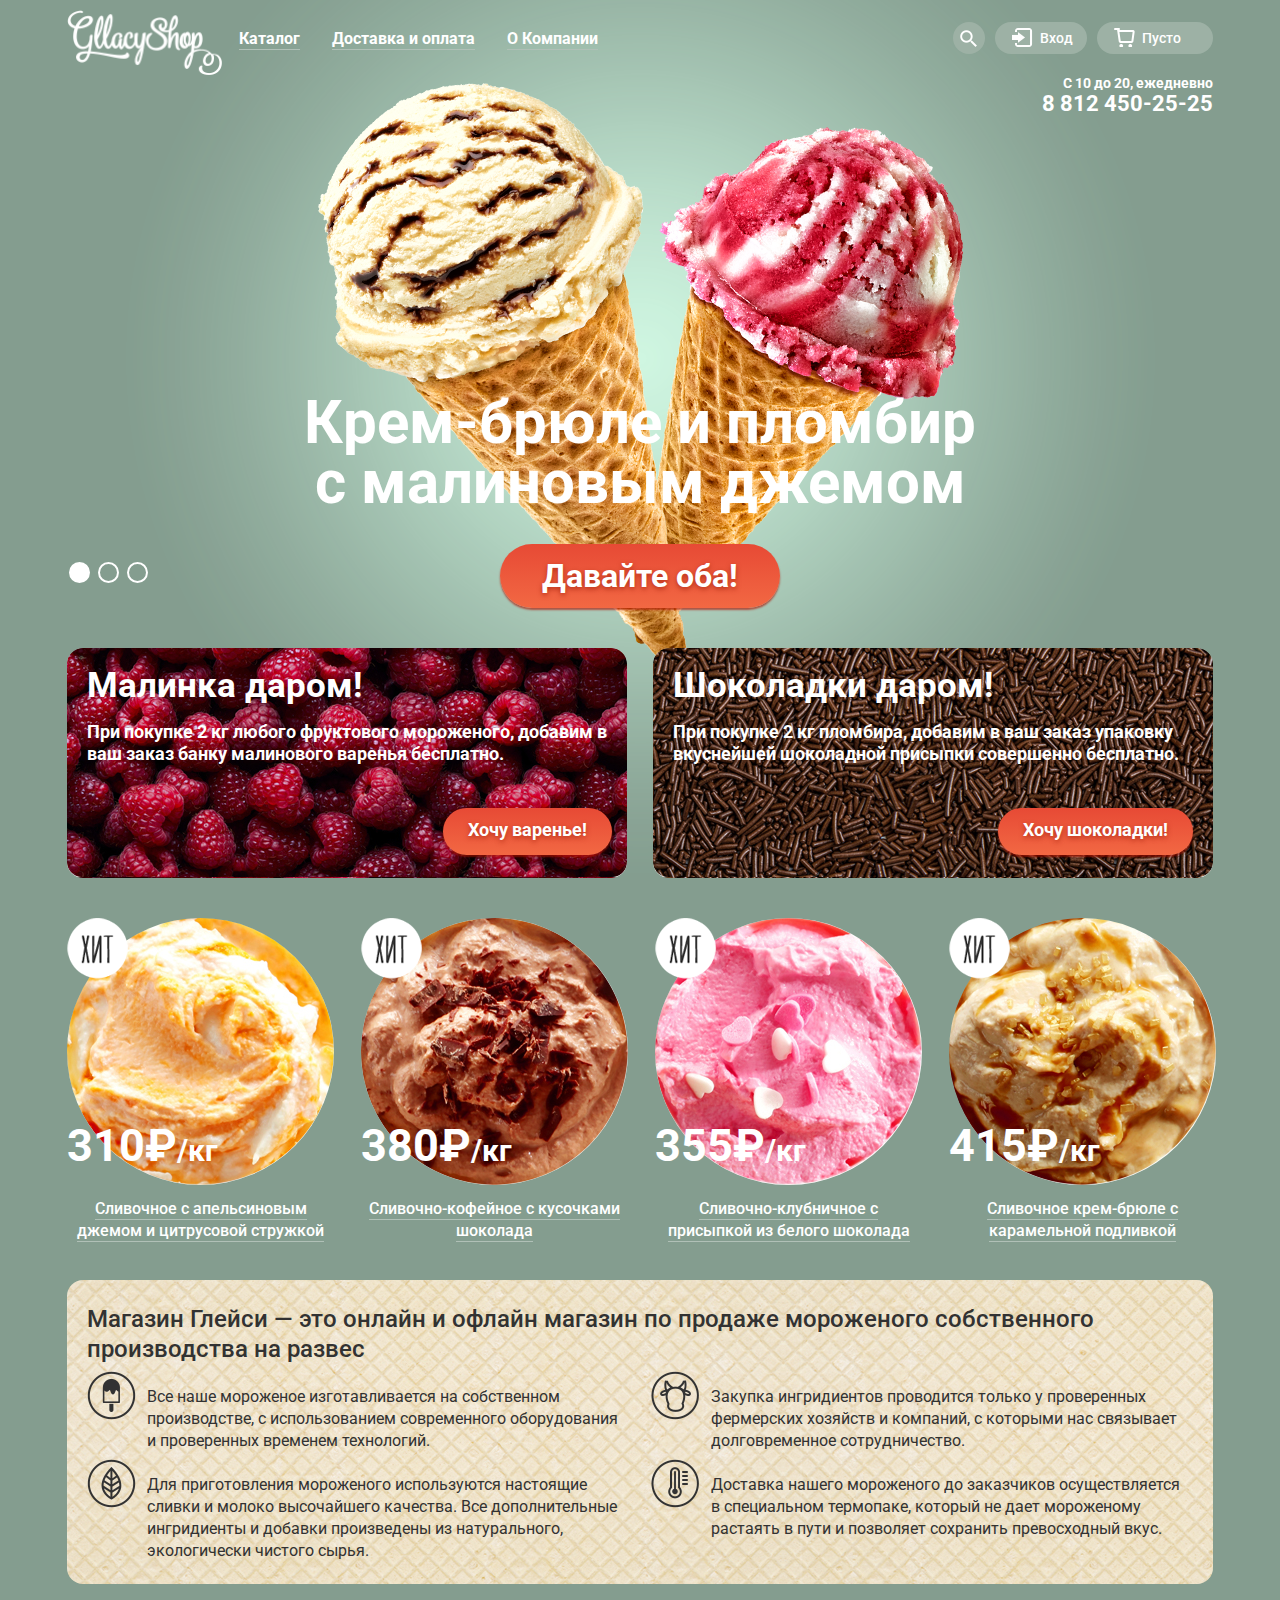
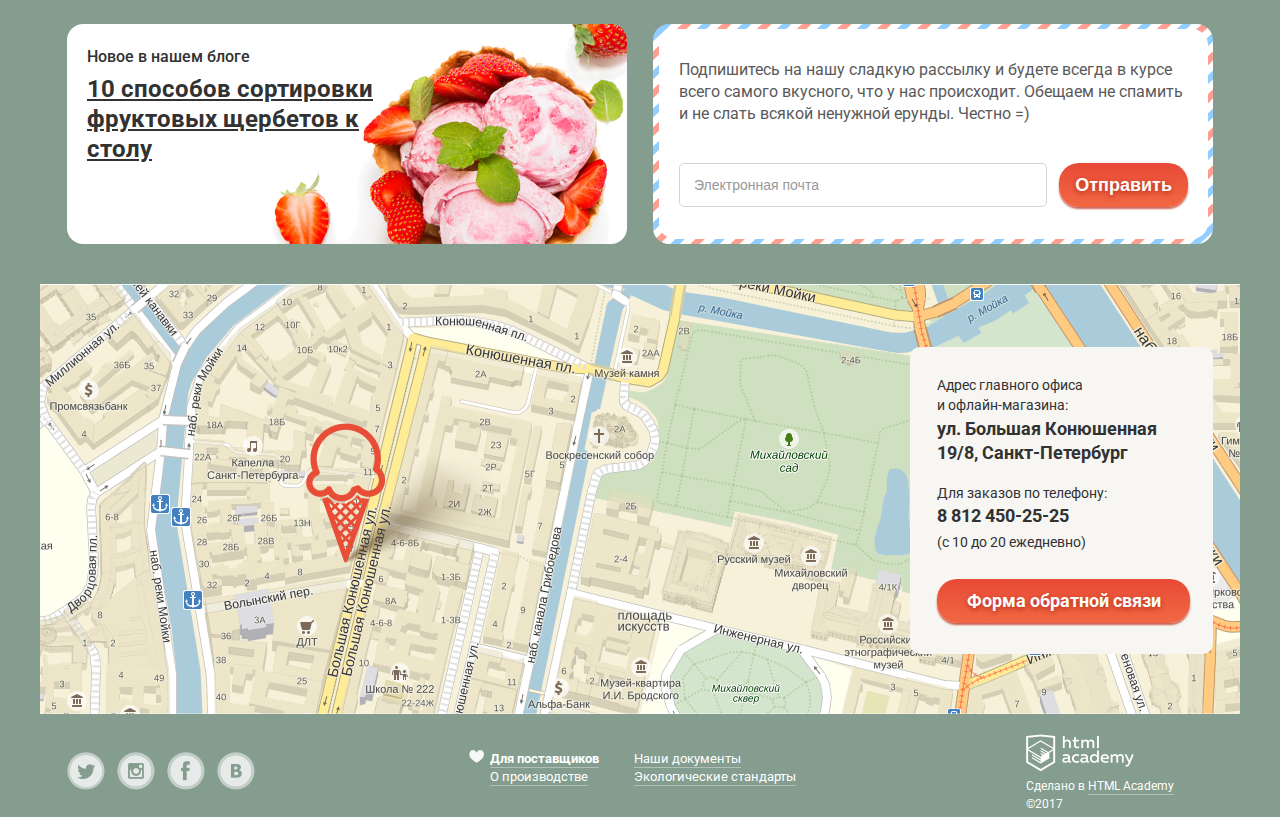
<file: index.html>
<!DOCTYPE html>
<html lang="ru">
<head>
	<meta charset="utf-8">
	<title>Gllacy Shop</title>
	<link href="https://fonts.googleapis.com/css?family=Roboto:400,500,700&amp;subset=cyrillic,latin-ext" rel="stylesheet">
	<link rel="stylesheet" href="css/normalize.css">
	<link href="css/style.min.css" rel="stylesheet">
</head>
<body>
	<input class="slider-control-radio" type="radio" id="btn-1" name="toggle" checked>
	<input class="slider-control-radio" type="radio" id="btn-2" name="toggle">
	<input class="slider-control-radio" type="radio" id="btn-3" name="toggle">
	<div class="site-container">
		<header class="page-header">
			<div class="container clearfix">
				<nav class="main-navigation clearfix">
					<a class="logo">
						<img src="img/logo.png" width="155" height="65" alt="Gllacy Shop">
					</a>
					<ul class="main-menu">
						<li class="catalog-menu">
							<a href="#catalog"><span class="link-undeline">Каталог</span></a>
							<ul class="submenu-catalog">
								<li>
									<a href="#">Новинки</a>
								</li>
								<li>
									<a href="catalog.html">Сливочное</a>
								</li>
								<li>
									<a href="#">Щербеты</a>
								</li>
								<li>
									<a href="#">Фруктовый лед</a>
								</li>
								<li>
									<a href="#">Мелорин</a>
								</li>
							</ul>
						</li>
						<li>
							<a href="#delivery"><span class="link-undeline">Доставка и оплата</span></a>
						</li>
						<li>
							<a href="#about-us"><span class="link-undeline">О Компании</span></a>
						</li>
					</ul>
				</nav>
				<div class="user-block">
					<div class="user-block-item cart-block cart-empty">
						<a class="cart" href="#cart">Пусто</a>
						<div class="cart-hover">
							<div class="cart-item">
								<a class="close" href="#">Удалить</a>
								<div class="cart-item-image">
									<img src="img/item-small1.png" width="33" height="33" alt="Пломбир с апельсиновым джемом">
								</div>
								<div class="cart-item-text-line">
									<span class="cart-item-text cart-item-name"> Пломбир с апельсиновым джемом</span>
									<span class="cart-item-text">1.5 кг х</span>
									<span class="cart-item-text cart-item-price">200 руб.</span>
									<span class="cart-item-text">300 руб.</span>
								</div>
							</div>
							<div class="cart-item">
								<a class="close" href="#">Удалить</a>
								<div class="cart-item-image">
									<img src="img/item-small2.png" width="33" height="33" alt="Пломбир с апельсиновым джемом">
								</div>
								<div class="cart-item-text-line">
									<span class="cart-item-text cart-item-name"> Клубничный пломбир с присыпкой из белого шоколада</span>
									<span class="cart-item-text">1.5 кг х</span>
									<span class="cart-item-text cart-item-price">300 руб.</span>
									<span class="cart-item-text">400 руб.</span>
								</div>
							</div>
							<p class="cart-total">Итого: 750 руб.</p>
							<a class="buttons" href="#">Оформить заказ</a>
						</div>
					</div>
					<div class="user-block-item sign-in-block">
						<a class="sign-in" href="#sign-in">Вход</a>
						<div class="sign-in-hover">
							<form class="sign-in-form" action="/echo" method="post">
								<div class="input-container">
									<input class="text-input" type="email" id="user-email" name="user-email" placeholder="Электронная почта">
									<label for="user-email">Электронная почта</label>
								</div>
								<div class="input-container">
									<input class="text-input" type="password" id="user-password" name="user-password" placeholder="Пароль">
									<label for="user-password">Пароль</label>
								</div>
								<button class="buttons" type="submit">Войти</button>
							</form>
							<div class="sign-in-links">
								<a href="#">Забыли пароль?</a>
								<a href="#">Новая регистрация</a>
							</div>
						</div>
					</div>
					<div class="user-block-item search-block">
						<a class="search" href="#search"> </a>
						<div class="search-hover">
							<div class="input-container">
								<input class="text-input" type="text" id="search" name="search" placeholder="Что ищем?">
								<label for="search">Что ищем?</label>
							</div>
						</div>
					</div>
				</div>
			</div>
			<div class="container">
				<div class="contacts-block">
					<p class="schedule">С 10 до 20, ежедневно</p>
					<a class="phone" href="tel:88124502525">8 812 450-25-25</a>
				</div>
			</div>
		</header>
		<main>
			<div class="container">
				<div class="slider">
					<div class="slide" id="slide1">
						<div class="slide-title">Крем-брюле и пломбир с малиновым джемом</div>
						<a class="buttons slide-btn" href="#">Давайте оба!</a>
					</div>
					<div class="slide" id="slide2">
						<div class="slide-title">Шоколадный пломбир и лимонный сорбет</div>
						<a class="buttons slide-btn" href="#">Давайте оба!</a>
					</div>
					<div class="slide" id="slide3">
						<div class="slide-title">Пломбир с помадкой и клубничный щербет</div>
						<a class="buttons slide-btn" href="#">Давайте оба!</a>
					</div>
					<div class="slider-controls">
						<label for="btn-1" ></label>
						<label for="btn-2"></label>
						<label for="btn-3"></label>
					</div>
				</div>
				<div class="banners clearfix">
					<div class="banner-left">
						<h2>Малинка даром!</h2>	
						<p class="banners-text">При покупке 2 кг любого фруктового мороженого, добавим в ваш заказ банку малинового варенья бесплатно.</p>
						<a class="buttons" href="#">Хочу варенье!</a>
					</div>
					<div class="banner-right">
						<h2>Шоколадки даром!</h2>
						<p class="banners-text">При покупке 2 кг пломбира, добавим в ваш заказ упаковку вкуснейшей шоколадной присыпки совершенно бесплатно.</p>
						<a class="buttons" href="#">Хочу шоколадки!</a>
					</div>
				</div>
				<div class="bestsellers clearfix">
					<article class="catalog-item bestseller">
						<div class="item-image">
							<img src="img/item1.jpg" width="267" height="267" alt="Сливочно с апельсиновым джемом и цитрусовой стружкой">
						</div>
						<p class="price">310&#8381;<span class="price-for">/кг</span></p>
						<p class="catalog-item-name"><a href="#">Сливочное с апельсиновым джемом и цитрусовой стружкой</a></p>
						<div class="catalog-button-container">
							<a class="buttons" href="#">Быстрый просмотр</a> 
						</div>
					</article>
					<article class="catalog-item bestseller">
						<div class="item-image">
							<img src="img/item2.jpg" width="267" height="267" alt="Сливочно-кофейное с кусочками шоколада">
						</div>
						<p class="price">380&#8381;<span class="price-for">/кг</span></p>
						<p class="catalog-item-name"><a href="#">Сливочно-кофейное с кусочками шоколада</a></p>
						<div class="catalog-button-container">
							<a class="buttons" href="#">Быстрый просмотр</a> 
						</div>
					</article>
					<article class="catalog-item bestseller">
						<div class="item-image">
							<img src="img/item3.jpg" width="267" height="267" alt="Сливочно-клубничное с присыпкой из белого шоколада">
						</div>
						<p class="price">355&#8381;<span class="price-for">/кг</span></p>
						<p class="catalog-item-name"><a href="#">Сливочно-клубничное с присыпкой из белого шоколада</a></p>
						<div class="catalog-button-container">
							<a class="buttons" href="#">Быстрый просмотр</a> 
						</div>
					</article>
					<article class="catalog-item bestseller">
						<div class="item-image">
							<img src="img/item4.jpg" width="267" height="267" alt="Сливочное крем-брюле с карамельной подливкой">
						</div>
						<p class="price">415&#8381;<span class="price-for">/кг</span></p>
						<p class="catalog-item-name"><a href="#">Сливочное крем-брюле с карамельной подливкой</a></p>
						<div class="catalog-button-container">
							<a class="buttons" href="#">Быстрый просмотр</a> 
						</div>
					</article>
				</div>
				<section class="about-us">
					<h2 class="about-us-title">Магазин Глейси &mdash; это онлайн и офлайн магазин по продаже мороженого собственного производства на развес</h2>
					<div class="about-us-features clearfix">
						<div class="feature-item feature-item-icon icon1">
							<p class="feature-item-text">Все наше мороженое изготавливается на собственном производстве, с использованием 
								современного оборудования и проверенных временем технологий.</p>
						</div>
						<div class="feature-item feature-item-icon icon2">
							<p class="feature-item-text">Закупка ингридиентов проводится только у проверенных фермерских хозяйств и компаний, с которыми нас связывает долговременное сотрудничество.</p>
						</div>
						<div class="feature-item feature-item-icon icon3">
							<p class="feature-item-text">Для приготовления мороженого используются настоящие сливки и молоко высочайшего качества. Все дополнительные ингридиенты и добавки произведены из натурального, экологически чистого сырья.</p>
						</div>
						<div class="feature-item feature-item-icon icon4">
							<p class="feature-item-text">Доставка нашего мороженого до заказчиков осуществляется в специальном термопаке, который не дает мороженому растаять в пути и позволяет сохранить превосходный вкус.</p>
						</div>
					</div>
				</section>
				<div class="inner-container clearfix">
					<div class="blogpost">
						<h3>Новое в нашем блоге</h3>
						<a class="blogpost-title" href="#">10 cпособов сортировки фруктовых щербетов к столу</a>
					</div>
					<div class="newsletter">
						<div class="wrapper">
							<p>Подпишитесь на нашу сладкую рассылку и будете всегда в курсе всего самого вкусного, что у нас происходит. Обещаем не спамить и не слать всякой ненужной ерунды. Честно =)</p>
							<form class="newsletter-form" action="/echo" method="post">
								<div class="input-container">
									<input class="text-input" type="email" id="newsletter-email" name="newsletter-email" placeholder="Электронная почта">
									<label for="newsletter-email">Электронная почта</label>
								</div>
								<button class="buttons" type="submit">Отправить</button>
							</form>
						</div>
					</div>
				</div>
			</div>
			<div class="map-block clearfix">
				<div class="map">
					<script type="text/javascript" charset="utf-8" async src="https://api-maps.yandex.ru/services/constructor/1.0/js/?sid=jKBZb9okmzVAXrHbk9lkyd9Xrh8RszDT&amp;width=100%25&amp;height=430&amp;lang=ru_RU&amp;sourceType=constructor&amp;scroll=true"></script>
				</div>
				<div class="container">
					<div class="map-block-contacts">
						<div class ="map-block-contacts-text clearfix">
							<span class="contacts-text">Адрес главного офиса<br> и офлайн-магазина:</span>
							<span class="contacts-adress">ул. Большая Конюшенная 19/8, Санкт-Петербург</span>
							<span class="contacts-text">Для заказов по телефону:</span>
							<a class="contacts-phone" href="tel:88124502525">8 812 450-25-25</a>
							<span class="contacts-text">(c 10 до 20 ежедневно)</span>
						</div>
						<a class="buttons open-feedback" href="feedback-form.html">Форма обратной связи</a>
					</div>
				</div>
			</div>
			<div class="popup-overlay">
				<div class="popup popup-feedback">
					<button class="popup-close" type="button" title="Закрыть">Закрыть</button>
					<h2>Мы обязательно вам ответим!</h2>
					<form class="feedback-form" action="/echo" method="post">
						<div class="input-container">
							<input class="text-input" type="text" id="user-name" name="user-name" placeholder="Как вас зовут?" required>
							<label for="user-name">Как вас зовут?</label>
						</div>
						<div class="input-container">
							<input class="text-input" type="email" id="feedback-email" name="feedback-email" placeholder="Ваша почта для ответа" required>
							<label for="feedback-email">Ваша почта для ответа</label>
						</div>
						<div class="input-container">
							<textarea class="text-input" id="feedback-text" name="feedback-text" placeholder="Напишите что-нибудь..." required></textarea>
							<label for="feedback-text">Напишите что-нибудь...</label>
						</div>
						<button class="buttons" type="submit">Отправить</button>
					</form>
				</div>
			</div>
		</main>
		<footer class="page-footer">
			<div class="container clearfix">
				<section class="social-links">
					<a class="social-button twitter" href="#">Twitter</a>
					<a class="social-button instagram" href="#">Instagram</a>
					<a class="social-button facebook" href="#">Facebook</a>
					<a class="social-button vkontakte" href="#">Вконтакте</a>
				</section>
				<div class="footer-navigation">
					<a class="footer-navigation-item icon" href="#"><span class="link-undeline">Для поставщиков</span></a>
					<a class="footer-navigation-item" href="#"><span class="link-undeline">Наши документы</span></a>
					<a class="footer-navigation-item" href="#"><span class="link-undeline">О производстве</span></a>
					<a class="footer-navigation-item" href="#"><span class="link-undeline">Экологические стандарты</span></a>
				</div>
				<div class="copyright">	
					<a href="https://htmlacademy.ru"><img src="img/html-academy-logo.png" width="108" height="38" alt="HTML Academy"></a>	 
					<p>Сделано в <a class="btn" href="https://htmlacademy.ru">HTML Academy</a> &#169;2017</p>
				</div>
			</div>
		</footer>
	</div>
	<script src="js/script.min.js"></script>
</body>
</html>
</file>
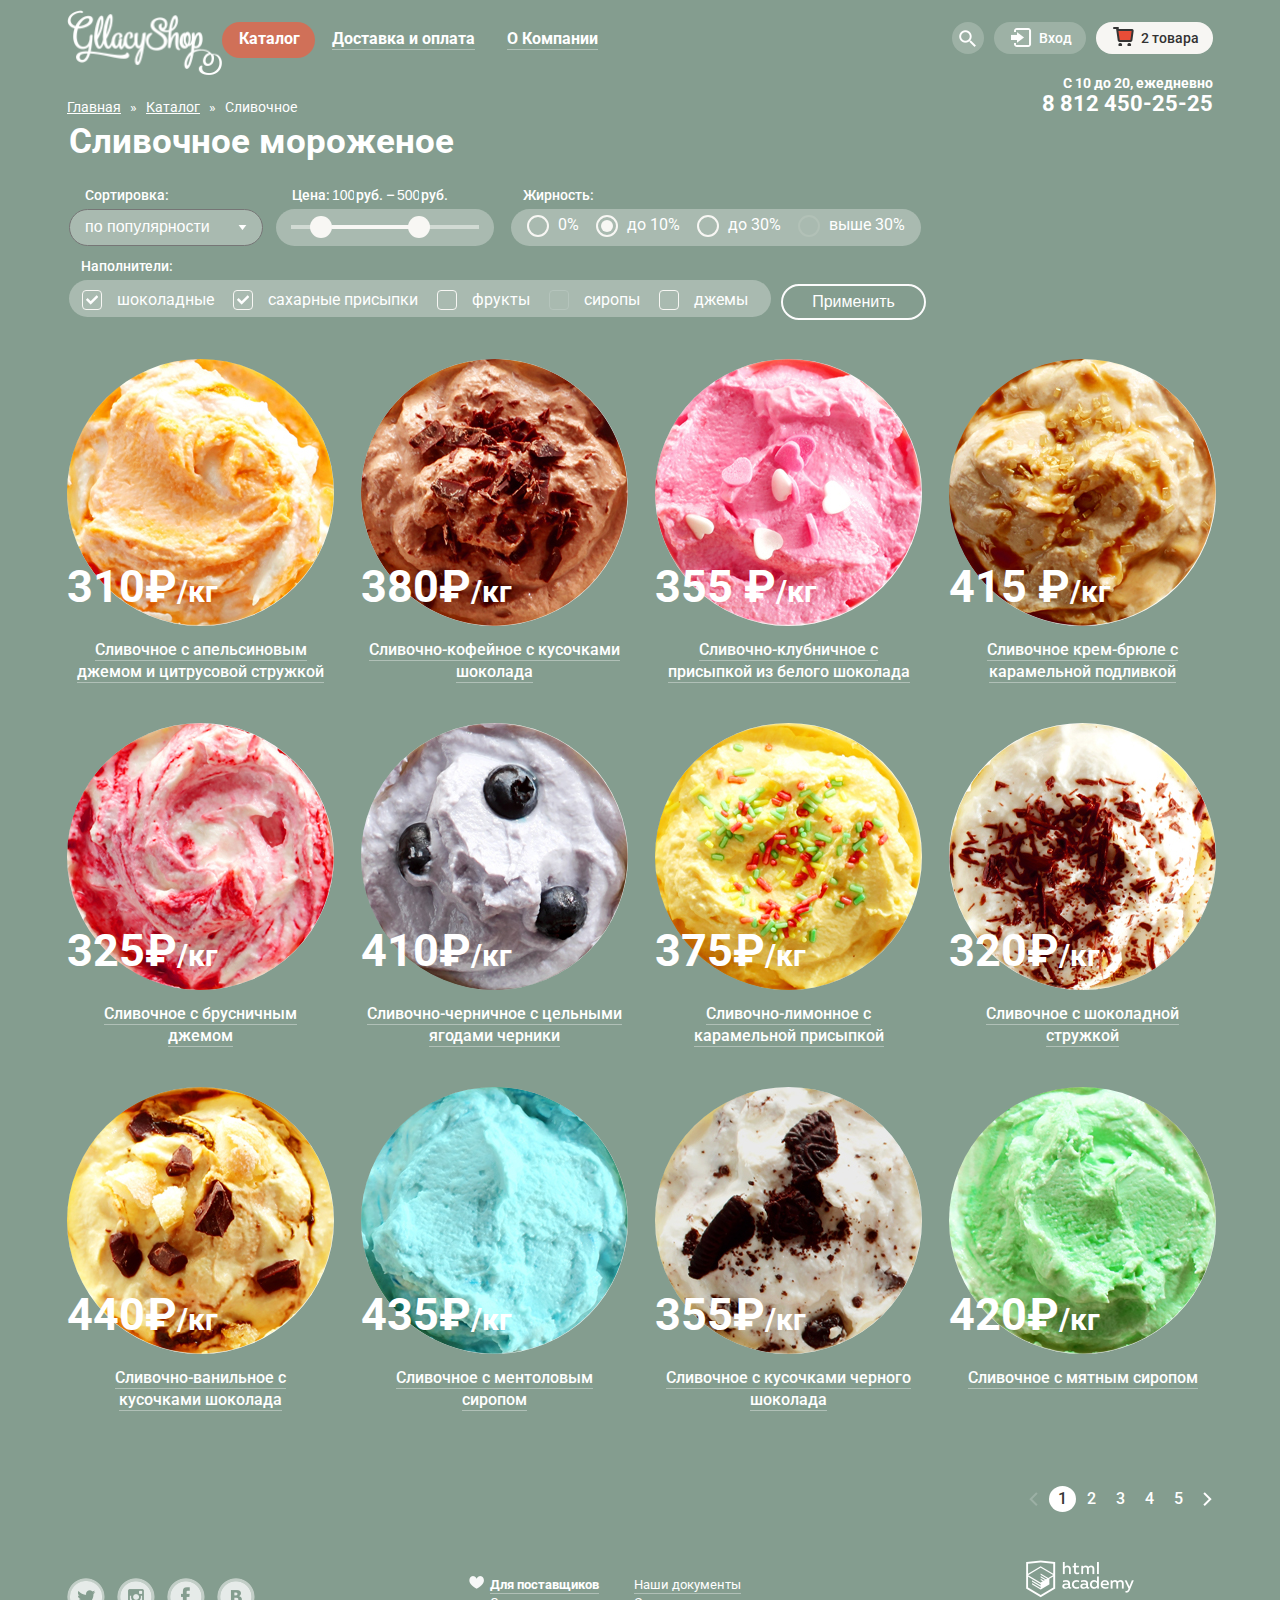
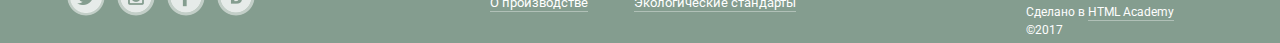
<file: catalog.html>
<!DOCTYPE html>
<html lang="ru">
<head>
	<meta charset="utf-8">
	<title>Gllacy Shop - Каталог</title>
	<link href="https://fonts.googleapis.com/css?family=Roboto:400,500,700&amp;subset=cyrillic,latin-ext" rel="stylesheet">
	<link rel="stylesheet" href="css/normalize.css">
	<link href="css/style.min.css" rel="stylesheet">
</head>
<body>
	<header class="page-header">
		<div class="container clearfix">
			<nav class="main-navigation">
				<a class="logo" href="index.html">
					<img src="img/logo.png" width="155" height="65" alt="Gllacy Shop">
				</a>
				<ul class="main-menu">
					<li class="catalog-menu">
						<a class="current" href="#catalog">Каталог</a>
						<ul class="submenu-catalog">
							<li>
								<a href="#">Новинки</a>
							</li>
							<li>
								<a class="current">Сливочное</a>
							</li>
							<li>
								<a href="#">Щербеты</a>
							</li>
							<li>
								<a href="#">Фруктовый лед</a>
							</li>
							<li>
								<a href="#">Мелорин</a>
							</li>
						</ul>
					</li>
					<li>
						<a href="#delivery"><span class="link-undeline">Доставка и оплата</span></a>
					</li>
					<li>
						<a href="#about-us"><span class="link-undeline">О Компании</span></a>
					</li>
				</ul>
			</nav>
			<div class="user-block">
				<div class="user-block-item cart-block cart-full">
					<a class="cart" href="#cart">2 товара</a>
					<div class="cart-hover clearfix">
						<div class="cart-items">
							<div class="cart-item clearfix">
								<a class="close" href="#">Удалить</a>
								<div class="cart-item-image">
									<img src="img/item-small1.png" width="33" height="33" alt="Пломбир с апельсиновым джемом">
								</div>
								<div class="cart-item-text-line">
									<span class="cart-item-text cart-item-name"> Пломбир с апельсиновым джемом</span>
									<span class="cart-item-text">1.5 кг х</span>
									<span class="cart-item-text cart-item-price">200 руб.</span>
									<span class="cart-item-text">300 руб.</span>
								</div>
							</div>
							<div class="cart-item clearfix">
								<a class="close" href="#">Удалить</a>
								<div class="cart-item-image">
									<img src="img/item-small2.png" width="33" height="33" alt="Пломбир с апельсиновым джемом">
								</div>
								<div class="cart-item-text-line">
									<span class="cart-item-text cart-item-name"> Клубничный пломбир с присыпкой из белого шоколада</span>
									<span class="cart-item-text">1.5 кг х</span>
									<span class="cart-item-text cart-item-price">300 руб.</span>
									<span class="cart-item-text">400 руб.</span>
								</div>
							</div>
						</div>
						<p class="cart-total">Итого: 750 руб.</p>
						<a class="buttons" href="#">Оформить заказ</a>
					</div>
				</div>
				<div class="user-block-item sign-in-block">
					<a class="sign-in" href="#sign-in">Вход</a>
					<div class="sign-in-hover">
						<form class="sign-in-form" action="/echo" method="post">
							<div class="input-container">
								<input class="text-input" type="email" id="user-email" name="user-email" placeholder="Электронная почта">
								<label for="user-email">Электронная почта</label>
							</div>
							<div class="input-container">
								<input class="text-input" type="password" id="user-password" name="user-password" placeholder="Пароль">
								<label for="user-password">Пароль</label>
							</div>
							<button class="buttons" type="submit">Войти</button>
						</form>
						<div class="sign-in-links">
							<a href="#">Забыли пароль?</a>
							<a href="#">Новая регистрация</a>
						</div>
					</div>
				</div>
				<div class="user-block-item search-block">
					<a class="search" href="#search"> </a>
					<div class="search-hover">
						<div class="input-container">
							<input class="text-input" type="text" id="search" name="search" placeholder="Что ищем?">
							<label for="search">Что ищем?</label>
						</div>
					</div>
				</div>
			</div>
		</div>
		<div class="container">
			<div class="contacts-block">
				<p class="schedule">С 10 до 20, ежедневно</p>
				<a class="phone" href="tel:88124502525">8 812 450-25-25</a>
			</div>
		</div>
	</header>
	<main class="container clearfix">
		<div class="breadcrumbs">
			<a href="index.html">Главная</a>
			<span>»</span>
			<a href="#">Каталог</a>
			<span>»</span>
			<span>Сливочное</span>
		</div>
		<h1 class="catalog-title">Сливочное мороженое</h1>
		<div class="sorting">
			<form class="catalog-sorting-form clearfix" action="/echo" method="post">
				<fieldset class="fieldset-sorting">
					<legend>Сортировка:</legend>
					<select class="sorting-select" id="sorting-list" name="sorting-list" >
						<option value="popular" selected>по популярности</option>
						<option value="price-up">сначала недорогие</option>
						<option value="price-down">сначала дорогие</option>
						<option value="fat">по жирности</option>
					</select>
				</fieldset>
				<fieldset class="fieldset-price">
					<legend class="choosing-price">
						<span>Цена:</span>
						<input type="text" id="low-price" name="low-price" placeholder="100" size="3">
						<span>руб. &ndash;</span>
						<input type="text" id="high-price" name="high-price" placeholder="500" size="3">
						<span>руб.</span>
					</legend>
					<div class="sorting-input-container">
						<div class="price-range">
							<div class="range-start-control"></div>
							<div class="price-range-choosen"></div>
							<div class="range-end-control"></div>
						</div>
					</div>
				</fieldset>
				<fieldset class="fieldset-fat">
					<legend>Жирность:</legend>
					<div class="sorting-input-container">
						<input class="radio-button" type="radio" id="fat0" name="fat" value="0"><label for="fat0">0%</label>
						<input class="radio-button" type="radio" id="fat0-10" name="fat" value="0-10" checked><label for="fat0-10">до 10%</label>
						<input class="radio-button" type="radio" id="fat10-30" name="fat" value="10-30"><label for="fat10-30">до 30%</label>
						<input class="radio-button" type="radio" id="fat30" name="fat" value="30" disabled><label for="fat30">выше 30%</label>
					</div>
				</fieldset>
				<fieldset class="fieldset-filler">
					<legend>Наполнители:</legend>
					<div class="sorting-input-container">
						<input class="checkbox" type="checkbox" id="chocolate" name="filler" value="chocolate" checked><label for="chocolate">шоколадные</label>
						<input class="checkbox" type="checkbox" id="sugar" name="filler" value="sugar" checked><label for="sugar">сахарные присыпки</label>
						<input class="checkbox" type="checkbox" id="fruit" name="filler" value="fruit"><label for="fruit">фрукты</label>
						<input class="checkbox" type="checkbox" id="syrup" name="filler" value="syrup" disabled><label for="syrup">сиропы</label>
						<input class="checkbox" type="checkbox" id="jam" name="filler" value="jam"><label for="jam">джемы</label>
					</div>
				</fieldset>
				<button class="sorting-button" type="submit">Применить</button>
			</form>
		</div>
		<div class="catalog clearfix">
			<article class="catalog-item">
				<div class="catalog-item-image">
					<img src="img/item1.jpg" width="267" height="267" alt="Сливочное с апельсиновым джемом и цитрусовой стружкой">
				</div>
				<p class="price">310&#8381;<span class="price-for">/кг</span></p>
				<p class="catalog-item-name"><a href="#">Сливочное с апельсиновым джемом и цитрусовой стружкой</a></p>
				<div class="catalog-button-container">
					<a class="buttons" href="#">Быстрый просмотр</a> 
				</div>
			</article>
			<article class="catalog-item">
				<div class="catalog-item-image">
					<img src="img/item2.jpg" width="267" height="267" alt="Сливочно-кофейное с кусочками шоколада">
				</div>
				<p class="price">380&#8381;<span class="price-for">/кг</span></p>
				<p class="catalog-item-name"><a href="#">Сливочно-кофейное с кусочками шоколада</a></p>
				<div class="catalog-button-container">
					<a class="buttons" href="#">Быстрый просмотр</a> 
				</div>
			</article>
			<article class="catalog-item">
				<div class="catalog-item-image">
					<img src="img/item3.jpg" width="267" height="267" alt="Сливочно-клубничное с присыпкой из белого шоколада">
				</div>
				<p class="price">355 &#8381;<span class="price-for">/кг</span></p>
				<p class="catalog-item-name"><a href="#">Сливочно-клубничное с присыпкой из белого шоколада</a></p>
				<div class="catalog-button-container">
					<a class="buttons" href="#">Быстрый просмотр</a> 
				</div>
			</article>
			<article class="catalog-item">
				<div class="catalog-item-image">
					<img src="img/item4.jpg" width="267" height="267" alt="Сливочное крем-брюле с карамельной подливкой">
				</div>
				<p class="price">415 &#8381;<span class="price-for">/кг</span></p>
				<p class="catalog-item-name"><a href="#">Сливочное крем-брюле с карамельной подливкой</a></p>
				<div class="catalog-button-container">
					<a class="buttons" href="#">Быстрый просмотр</a>
				</div>
			</article>
			<article class="catalog-item">
				<div class="catalog-item-image">
					<img src="img/item5.jpg" width="267" height="267" alt="Сливочное с брусничным джемом">
				</div>
				<p class="price">325&#8381;<span class="price-for">/кг</span></p>
				<p class="catalog-item-name"><a href="#">Сливочное с брусничным джемом</a></p>
				<div class="catalog-button-container">
					<a class="buttons" href="#">Быстрый просмотр</a> 
				</div>
			</article>
			<article class="catalog-item">
				<div class="catalog-item-image">
					<img src="img/item6.jpg" width="267" height="267" alt="Сливочно-черничное с цельными ягодами черники">
				</div>
				<p class="price">410&#8381;<span class="price-for">/кг</span></p>
				<p class="catalog-item-name"><a href="#">Сливочно-черничное с цельными ягодами черники</a></p>
				<div class="catalog-button-container">
					<a class="buttons" href="#">Быстрый просмотр</a> 
				</div>
			</article>
			<article class="catalog-item">
				<div class="catalog-item-image">
					<img src="img/item7.jpg" width="267" height="267" alt="Сливочно-лимонное с карамельной присыпкой">
				</div>
				<p class="price">375&#8381;<span class="price-for">/кг</span></p>
				<p class="catalog-item-name"><a href="#">Сливочно-лимонное с карамельной присыпкой</a></p>
				<div class="catalog-button-container">
					<a class="buttons" href="#">Быстрый просмотр</a> 
				</div>
			</article>
			<article class="catalog-item">
				<div class="catalog-item-image">
					<img src="img/item8.jpg" width="267" height="267" alt="Сливочное с шоколадной стружкой">
				</div>
				<p class="price">320&#8381;<span class="price-for">/кг</span></p>
				<p class="catalog-item-name"><a href="#">Сливочное с шоколадной стружкой</a></p>
				<div class="catalog-button-container">
					<a class="buttons" href="#">Быстрый просмотр</a> 
				</div>
			</article>
			<article class="catalog-item">
				<div class="catalog-item-image">
					<img src="img/item9.jpg" width="267" height="267" alt="Сливочно-ванильное с кусочками шоколада">
				</div>
				<p class="price">440&#8381;<span class="price-for">/кг</span></p>
				<p class="catalog-item-name"><a href="#">Сливочно-ванильное с кусочками шоколада</a></p>
				<div class="catalog-button-container">
					<a class="buttons" href="#">Быстрый просмотр</a> 
				</div>
			</article>
			<article class="catalog-item">
				<div class="catalog-item-image">
					<img src="img/item10.jpg" width="267" height="267" alt="Сливочное с ментоловым сиропом">
				</div>
				<p class="price">435&#8381;<span class="price-for">/кг</span></p>
				<p class="catalog-item-name"><a href="#">Сливочное с ментоловым сиропом</a></p>
				<div class="catalog-button-container">
					<a class="buttons" href="#">Быстрый просмотр</a> 
				</div>
			</article>
			<article class="catalog-item">
				<div class="catalog-item-image">
					<img src="img/item11.jpg" width="267" height="267" alt="Сливочное с кусочками черного шоколада">
				</div>
				<p class="price">355&#8381;<span class="price-for">/кг</span></p>
				<p class="catalog-item-name"><a href="#">Сливочное с кусочками черного шоколада</a></p>
				<div class="catalog-button-container">
					<a class="buttons" href="#">Быстрый просмотр</a> 
				</div>
			</article>
			<article class="catalog-item">
				<div class="catalog-item-image">
					<img src="img/item12.jpg" width="267" height="267" alt="Сливочное с мятным сиропом">
				</div>
				<p class="price">420&#8381;<span class="price-for">/кг</span></p>
				<p class="catalog-item-name"><a href="#">Сливочное с мятным сиропом</a></p>
				<div class="catalog-button-container">
					<a class="buttons" href="#">Быстрый просмотр</a> 
				</div>
			</article>
		</div>
		<div class="catalog-paginator">
			<a class="prev prev-inactive" href="#">&lt;</a>
			<a class="current" href="#">1</a>
			<a href="#">2</a>
			<a href="#">3</a>
			<a href="#">4</a>
			<a href="#">5</a>
			<a class="next" href="#">&gt;</a>
		</div>
	</main>
	<footer class="page-footer">
		<div class="container clearfix">
			<section class="social-links">
				<a class="social-button twitter" href="#">Twitter</a>
				<a class="social-button instagram" href="#">Instagram</a>
				<a class="social-button facebook" href="#">Facebook</a>
				<a class="social-button vkontakte" href="#">Вконтакте</a>
			</section>
			<div class="footer-navigation">
				<a class="footer-navigation-item icon" href="#"><span class="link-undeline">Для поставщиков</span></a>
				<a class="footer-navigation-item" href="#"><span class="link-undeline">Наши документы</span></a>
				<a class="footer-navigation-item" href="#"><span class="link-undeline">О производстве</span></a>
				<a class="footer-navigation-item" href="#"><span class="link-undeline">Экологические стандарты</span></a>
			</div>
			<div class="copyright">	
				<a href="https://htmlacademy.ru"><img src="img/html-academy-logo.png" width="108" height="38" alt="HTML Academy"></a>
				<p>Сделано в <a class="btn" href="https://htmlacademy.ru"><span class="link-undeline">HTML Academy</span></a> &#169;2017</p>
			</div>
		</div>
	</footer>
</body>
</html>
</file>
<file: css/style.min.css>
*,::after,::before{box-sizing:inherit}html{box-sizing:border-box}body{font-family:'Roboto','Arial',sans-serif;background-color:#849d8f}img{max-width:100%;display:block}.buttons{border-radius:20px;color:#fefefe;font-size:18px;line-height:24px;font-weight:700;background:linear-gradient(to bottom,#e74a35,#f26843);box-shadow:0 2px 2px 0 rgba(172,16,0,.64);padding:10px 25px;border:none;text-shadow:0 2px 5px rgba(160,32,11,.74);cursor:pointer}.buttons:hover{background:linear-gradient(to bottom,#f58669,#ec6f5e)}.buttons:active{background:linear-gradient(to bottom,#d74632,#e1613e);box-shadow:inset 0 2px 2px 0 #942718}a.buttons{text-decoration:none}.link-undeline{border-bottom:1px solid #b0c0b7;padding-bottom:1px}.input-container{position:relative}.text-input{border:1px solid #d3d3d2;border-radius:5px;padding:10px 0 10px 14px;color:#323232;font-weight:700;font-size:16px;line-height:24px}.text-input:hover{border:2px solid #c7c6c5;padding:10px 0 10px 13px}.text-input:focus{border:2px solid #8fbdec}.slider-control-radio,.text-input+label{display:none}.text-input:focus+label{display:block;position:absolute;top:-15px;left:16px;color:#5b9ddf;font-size:11px;line-height:13px}.text-input::-webkit-input-placeholder{color:#999;font-size:14px;font-weight:400}.text-input:-moz-placeholder,.text-input::-moz-placeholder{color:#999;font-size:14px;font-weight:400}.text-input:-ms-input-placeholder{color:#999;font-size:14px;font-weight:400}.choosing-price input:focus::-webkit-input-placeholder,:focus::-webkit-input-placeholder{color:transparent}.choosing-price input:focus:-moz-placeholder,.choosing-price input:focus::-moz-placeholder,:focus:-moz-placeholder,:focus::-moz-placeholder{color:transparent}.choosing-price input:focus:-ms-input-placeholder,:focus:-ms-input-placeholder{color:transparent}.main-menu a,.main-menu li,.page-header .container{position:relative}.clearfix::after{content:"";display:table;clear:both}.site-container{min-width:1240px;background-repeat:no-repeat;background-position:top center;transition:background-image .5s ease,background-color .5s ease}.site-container::after,.site-container::before{content:"";visibility:hidden}.site-container::before{background-image:url(../img/slider-image2.png)}.site-container::after{background-image:url(../img/slider-image3.png)}.container{width:1200px;margin-left:auto;margin-right:auto;padding:0 27px;position:relative}.main-navigation{min-height:65px;width:75%;float:left}.logo{max-width:165px;float:left;padding-top:10px}.main-menu{width:70%;float:left;margin:22px 0 0;padding:0;font-size:0}.main-menu li{display:inline-block;vertical-align:top;font-size:16px;line-height:18px;font-weight:700;padding-bottom:15px}.main-menu a{color:#fff;padding:8px 15px 10px 17px;text-decoration:none}.main-menu a:hover{color:#333;background-color:#f7f6f3;border-radius:20px}.main-menu a:active{color:#333;background-color:rgba(248,247,244,.988);border-radius:20px;box-shadow:inset 0 2px 1px 0 #696969}.main-menu a:active .link-undeline,.main-menu a:hover .link-undeline{border:none}.main-menu .current{background-color:#d07058;border-radius:20px;text-decoration:none}.catalog-menu:hover .submenu-catalog,.main-menu a{display:block}.submenu-catalog{position:absolute;display:none;left:1px;top:44px;width:145px;list-style:none;margin:0;padding:0;background-color:#f8f7f4;border-radius:5px;box-shadow:0 20px 20px 0 rgba(0,0,0,.4);z-index:5;overflow:hidden}.submenu-catalog li{width:100%;font-size:14px;line-height:16px;font-weight:400;padding:0}.submenu-catalog li:first-child{font-weight:700}.submenu-catalog li:first-child::after{content:"";display:block;border-bottom:1px solid #d1d0ce;margin-right:6px;margin-left:6px}.submenu-catalog a,.user-block-item>a{color:#323232;text-decoration:none}.submenu-catalog a:hover{background-color:#fbded7;border-radius:0}.submenu-catalog a:active{background-color:#f6b5a5;border-radius:0;box-shadow:none}.submenu-catalog .current,.submenu-catalog .current:active{background-color:#d07058;border-radius:0}.user-block{width:25%;float:right;margin-top:22px}.user-block-item{padding-bottom:15px;float:right}.user-block-item>a{color:#fff;font-size:14px;line-height:16px;font-weight:500;display:block;background-color:#9db1a5;border-radius:20px;padding-top:8px;padding-bottom:8px;margin-left:10px}.user-block-item>a:active,.user-block-item>a:hover{background-color:#f7f6f3;color:#333}.user-block-item>a:active{box-shadow:inset 0 2px 1px 0 #696969}.search-block{position:relative;width:20%}.search{height:32px;padding-left:16px;padding-right:16px;max-width:32px;float:right;cursor:pointer}.search::after{content:"";display:block;width:17px;height:17px;background-position:-171px -101px;right:8px;top:8px}.search-block:hover .search::after,.search::after,.sign-in::after{background-image:url(../img/img-spritesheet.png);position:absolute;z-index:10}.search-block:hover .search::after{right:8px;background-position:-198px -101px;top:8px}.search,.search-block:hover .search-hover,.sign-in-block:hover .sign-in-hover{display:block}.search-hover{display:none;background:#f8f7f4;border-radius:5px;box-shadow:0 20px 20px 0 rgba(0,0,0,.4);width:342px;height:85px;padding:20px 17px;position:absolute;z-index:5;right:0;top:37px}.search-hover input{width:310px;height:44px}.sign-in-block{position:relative}.sign-in{display:block;min-width:92px;padding-left:45px;padding-right:14px}.sign-in::after{content:" ";display:block;width:21px;height:19px;background-position:-192px -128px;left:27px;top:6px}.cart-empty::after,.cart-full::after,.sign-in-block:hover .sign-in::after{background-position:-223px -128px;background-image:url(../img/img-spritesheet.png);position:absolute;left:27px;top:5px;z-index:10}.sign-in-hover{display:none;background:#f8f7f4;border-radius:5px;box-shadow:0 20px 20px 0 rgba(0,0,0,.4);width:277px;height:216px;padding:20px;position:absolute;z-index:5;right:0;top:37px}.sign-in-hover input{width:240px;height:44px;border:1px solid #999;border-radius:5px;margin-bottom:20px;padding-left:14px}.sign-in-hover .buttons{float:left}.sign-in-links{float:right}.sign-in-links a{display:block;color:#323232;font-size:13px;line-height:24px;margin:-2px 0 0;padding:0}.cart-block{position:relative}.cart{display:block;min-width:116px;padding-left:45px;padding-right:14px}.cart-empty>a:active,.cart-empty>a:hover{color:#fff;background-color:#9db1a5}.cart-empty>a:active{box-shadow:none}.cart-empty::after,.cart-full::after{content:" ";display:block;width:21px;height:19px;background-position:-5px -5px;top:6px}.cart-empty:hover .cart-hover,.cart-hover{display:none}.cart-full>a{background-color:#f7f6f3;color:#333}.cart-full::after{background-position:-36px -5px;top:5px}.cart-full:hover .cart-hover{display:block}.cart-hover{background:#f8f7f4;border-radius:5px;box-shadow:0 20px 20px 0 rgba(0,0,0,.4);width:540px;min-height:243px;padding:20px 15px 17px 17px;position:absolute;z-index:5;right:0;top:37px}.cart-hover .buttons{min-width:170px;height:46px;float:right;text-decoration:none;margin:0;padding:10px 15px}.cart-item{margin-bottom:20px}.cart-item .close{display:block;float:left;width:11px;height:11px;text-decoration:none;font-size:0;background-image:url(../img/img-spritesheet.png);background-position:-67px -5px;background-repeat:no-repeat;margin-right:14px;margin-top:9px}.cart-item-image{float:left}.cart-item-text-line{float:left;padding-top:7px}.cart-item-text{display:block;float:left;color:#323232;font-size:13px;line-height:16px;padding-left:14px;padding-right:15px}.cart-item-name{max-width:245px}.cart-item-price{color:#99999;padding-left:0;margin-left:-13px}.cart-total{display:block;width:100%;font-size:15px;line-height:18px;font-weight:700;text-align:right}.cart-total::before{content:"";display:block;border-top:1px solid #cacac7;margin-bottom:12px}.contacts-block{position:absolute;z-index:3;right:27px;text-align:right}.contacts-block .schedule{color:#fff;font-size:14px;line-height:16px;font-weight:700;padding:0;margin:0}.contacts-block .phone{color:#fff;font-size:22px;line-height:26px;font-weight:700;text-decoration:none;padding:0}.slider,.slider .buttons{color:#fff;text-align:center}.slider{margin-bottom:40px;padding-top:318px;position:relative}.slider .buttons{width:280px;display:block;margin:0 auto;font-size:32px;line-height:44px;font-weight:700;border-radius:40px}.slide{display:none}.slide-title{width:700px;font-size:60px;line-height:60.35px;font-weight:700;margin:0 auto 30px}.slider-controls{position:absolute;bottom:25px;left:2px;z-index:20;font-size:0}.slider-controls label{display:inline-block;width:21px;height:21px;margin-right:8px;vertical-align:top;background-color:transparent;border:2px solid #fff;border-radius:50%;cursor:pointer}.slider-controls label:hover{background-color:#b2c1b7}.slider-controls label:active{background-color:#fff}#btn-1:checked~.site-container{background-color:#849d8f;background-image:url(../img/slider-image1.png)}#btn-2:checked~.site-container{background-color:#8996a6;background-image:url(../img/slider-image2.png)}#btn-3:checked~.site-container{background-color:#9d8b84;background-image:url(../img/slider-image3.png)}#btn-1:checked~.site-container .user-block-item>a{background-color:#9db1a5}#btn-2:checked~.site-container .user-block-item>a{background-color:#a1abb8}#btn-3:checked~.site-container .user-block-item>a{background-color:#b1a29d}#btn-1:checked~.site-container #slide1,#btn-2:checked~.site-container #slide2,#btn-3:checked~.site-container #slide3{display:block}#btn-1:checked~.site-container label[for=btn-1],#btn-2:checked~.site-container label[for=btn-2],#btn-3:checked~.site-container label[for=btn-3]{background-color:#fff}.banners{margin-bottom:10px}.banners h2,.banners p{color:#fff;font-weight:700}.banners h2{padding:0;margin:0 0 15px;font-size:35px;line-height:41px}.banners p{margin:0;font-size:18px;line-height:22px}.banners .buttons{border-radius:30px;float:right;margin-right:0;margin-top:5px;display:block;height:47px}.banner-left .buttons{min-width:166}.banner-right .buttons{min-width:190}.banners .banners-text{min-height:82px}.banner-left,.banner-right{min-height:230px;width:560px;float:left;padding:17px 15px 17px 20px;background-color:#6a1832;background-image:url(../img/banner-left.jpg);background-repeat:repeat;border-radius:16px;position:relative}.banner-right{float:right;padding:17px 20px;background-color:#4f2c1f;background-image:url(../img/banner-right.jpg)}.bestsellers{margin-bottom:28px;margin-left:-13px;margin-right:-16px}.bestseller::before,.feature-item-icon::before{content:"";background-image:url(../img/img-spritesheet.png);background-repeat:no-repeat;position:absolute}.bestseller::before{background-position:-121px -134px;z-index:1;width:61px;height:61px;top:5px;left:13px}.item-image{width:267px;height:267px;margin:auto auto 13px;border-radius:50%;overflow:hidden;position:relative}.item-image img{position:absolute;top:1px;left:0;bottom:0;right:0;margin:auto;width:267px;height:267px}.about-us{margin-bottom:40px;padding:24px 20px 12px;background-color:#fff;background-image:url(../img/waffle-pattern.jpg);background-repeat:repeat;border-radius:16px}.about-us-title{color:#323232;font-size:24px;line-height:30px;font-weight:500;padding:0;margin:0 0 10px}.feature-item{width:540px;float:left;padding-left:60px;padding-top:12px;padding-bottom:10px;position:relative}.feature-item-icon::before{width:49px;height:49px;left:0;top:-3px}.icon1::before{background-position:-53px -75px}.icon2::before{background-position:-5px -134px}.icon3::before{background-position:-112px -75px}.icon4::before{background-position:-63px -134px}.feature-item:nth-child(2n+1){margin-right:24px}.feature-item-text{color:#323232;font-size:16px;line-height:22px;margin:0}.inner-container{margin-bottom:40px}.blogpost{min-height:220px;width:560px;float:left;padding:22px 20px;background-color:#fff;background-image:url(../img/blogpost-background.jpg);background-repeat:repeat;border-radius:16px}.blogpost h3,.newsletter p{font-size:16px;line-height:22px}.blogpost h3{font-weight:500;color:#323232;margin:0 0 6px}.blogpost-title{color:#323232;font-size:24px;line-height:30px;font-weight:700;display:block;width:60%}.blogpost-title:active,.blogpost-title:hover{color:#e84d37}.newsletter,.newsletter .wrapper{background-color:#fff;border-radius:16px}.newsletter{float:right;background-image:url(../img/newsletter-background.png);background-repeat:repeat;position:relative;min-height:220px;width:560px;padding:5px 5px 5px 6px}.newsletter .wrapper{width:549px;min-height:210px;padding:30px 20px}.newsletter p{padding:0;margin:0 0 38px;color:#5a5a5a}.newsletter-form .input-container{width:368px;float:left}.newsletter-form input{height:44px;width:368px}.newsletter-form .buttons{padding-left:16px;padding-right:16px;float:right}.map-block{width:100%}.map{height:430px;background-image:url(../img/map-static.png);background-repeat:no-repeat;background-position:center}.map-block-contacts{width:303px;height:307px;padding:28px 25px 30px 27px;position:absolute;top:-367px;left:870px;background-color:#f7f6f3;border-radius:10px}.map-block-contacts a,.map-block-contacts span{display:block;float:left;padding:0;margin:0}.map-block-contacts .contacts-text{color:#323232;font-size:14px;line-height:20px;margin-bottom:2px}.map-block-contacts .contacts-adress,.map-block-contacts .contacts-phone{color:#323232;font-size:18px;line-height:24px;font-weight:700;margin-bottom:18px}.map-block-contacts .contacts-phone{line-height:22px;text-decoration:none;margin-bottom:5px}.map-block .buttons{display:block;float:left;min-width:253px;text-align:center;padding:10px 24px;margin-top:25px}.map-block-contacts-text{max-height:200px;overflow:hidden}@keyframes move{0%{transform:translateY(-5%)}to{transform:translateY(0)}}.popup-overlay{position:fixed;z-index:50;width:100%;height:100%;top:0;left:0;background:rgba(0,0,0,.3);display:none}.popup-feedback{position:fixed;z-index:60;left:0;right:0;top:0;bottom:0;margin:auto;width:478px;height:443px;padding:16px 24px 24px 26px;background-color:#f8f7f4;border-radius:10px}.popup-feedback h2{color:#323232;font-size:24px;line-height:28px;font-weight:700;margin:0 0 20px}.popup-feedback input{width:267px;height:44px;margin-bottom:20px}.popup-feedback textarea{width:428px;height:155px;margin-bottom:20px}.popup-feedback .buttons{display:block;float:right;width:138px}.popup-close{content:"";position:absolute;right:8px;top:8px;width:18px;height:17px;font-size:0;border:none;background-color:transparent;background-image:url(../img/img-spritesheet.png);background-position:-225px -101px;background-repeat:no-repeat;cursor:pointer}.modal-content-show{display:block;animation:move .3s}.breadcrumbs{padding-top:23px}.breadcrumbs a,.breadcrumbs span{color:#fff;font-size:14px;line-height:16px;margin:0;padding:0 5px 0 0}.catalog-title{color:#fff;font-size:35px;line-height:41px;font-weight:700;margin:0;padding-top:5px;padding-left:2px}.sorting{margin-top:25px}.catalog-sorting-form{color:#fff}.catalog-sorting-form legend{font-size:14px;line-height:16px;font-weight:500}.catalog-sorting-form label,.catalog-sorting-form select{font-size:16px;line-height:18px}.catalog-sorting-form select{height:37px;min-width:194px;border-radius:30px;background-color:#a9bab0;background-image:url(../img/select-arrow.png);background-repeat:no-repeat;background-position:92% center;padding-left:15px;padding-right:15px;color:#fff;-webkit-appearance:none;-moz-appearance:none;appearance:none;cursor:pointer}.catalog-sorting-form select::-ms-expand{display:none}.catalog-sorting-form select:active,.catalog-sorting-form select:hover{background-color:#fff;background-image:url(../img/select-arrow-hover.png);color:#323232;font-weight:500}.catalog-sorting-form select:focus{outline:none}.catalog-sorting-form option{background-color:#fff;color:#323232;font-size:14px;line-height:16px;padding-left:22px}.fieldset-sorting{width:195px;float:left;margin-right:10px;border:none;padding-left:0;padding-right:0}.fieldset-price legend,.fieldset-sorting legend{padding-left:16px}.sorting-input-container{min-height:37px;border-radius:30px;background-color:#a9bab0;padding-left:13px;padding-top:7px;padding-right:15px}.fieldset-price{width:220px;float:left;margin-right:13px;border:none;padding-left:0;padding-right:0}.fieldset-price span{color:#fff;font-weight:500}.fieldset-price input,.fieldset-price span{font-size:14px;line-height:16px}.fieldset-price .sorting-input-container{width:218px;padding:16px 15px}.choosing-price input{width:26px;height:15px;border:none;background-color:transparent;color:#fff;cursor:pointer}.choosing-price input:-moz-placeholder,.choosing-price input::-moz-placeholder,.choosing-price input:focus{outline:none}.choosing-price input:-ms-input-placeholder{outline:none}.choosing-price input::-webkit-input-placeholder{color:#fff}.price-range{width:188px;height:4px;background-color:#d1dad3;position:relative}.range-start-control{content:"";width:22px;height:22px;border-radius:50%;top:-9px;left:19px;cursor:pointer}.price-range-choosen,.range-end-control,.range-start-control{background-color:#f8f7f4;position:absolute}.range-end-control{content:"";border-radius:50%;right:49px;cursor:pointer;width:22px;height:22px;top:-9px}.range-start-control:hover{width:24px;height:24px;top:-10px;left:18px}.range-end-control:hover{width:24px;height:24px;top:-10px;right:48px}.price-range-choosen{width:78px;height:4px;top:0;left:41px}.fieldset-fat{min-width:420px;float:left;border:none;padding-left:0}.fieldset-fat legend,.fieldset-filler legend{padding-left:12px}.radio-button{vertical-align:top;width:17px;height:17px;margin:0 3px 0 0}.checkbox+label,.radio-button+label{cursor:pointer}.checkbox:not(checked),.radio-button:not(checked){position:absolute;opacity:0}.radio-button:not(checked)+label{position:relative;padding:0 0 0 34px;margin-right:10px}.radio-button:not(checked)+label::before{content:"";position:absolute;top:0;left:3px;width:22px;height:22px;border:2px solid #f8f7f4;border-radius:50%;background:0 0}.radio-button:not(checked)+label::after{content:"";position:absolute;top:5px;left:8px;width:12px;height:12px;border-radius:50%;background:#f8f7f4;opacity:0;transition:all .2s}.radio-button:checked+label::after{opacity:1}.radio-button:disabled+label::before,.radio-button:disabled+label:hover::before{border:2px solid #b2c1b7}.radio-button:disabled+label::after{background:#b2c1b7}.radio-button+label:hover::before{border:3px solid #f8f7f4}.radio-button:disabled+label{cursor:default}.fieldset-fat .sorting-input-container{padding-right:0}.fieldset-filler{width:703px;float:left;margin-right:0;border:none;padding-left:0}.fieldset-filler .sorting-input-container{padding-top:11px;padding-right:0;width:702px}.checkbox{vertical-align:top;margin:0 2px 0 0;width:17px;height:17px;cursor:pointer}.checkbox:not(checked)+label{position:relative;padding:0 0 0 35px;margin-right:15px}.fieldset-filler label:last-child{margin-right:0}.checkbox:not(checked)+label::before{content:"";position:absolute;top:0;left:0;width:20px;height:20px;border-radius:4px;border:1px solid #f8f7f4;background:0 0}.checkbox:checked+label::after{content:"";position:absolute;top:4px;left:4px;width:12px;height:12px;background-image:url(../img/img-spritesheet.png);background-repeat:no-repeat;background-position:-164px -5px}.checkbox+label:hover::before{border:2px solid #f8f7f4}.checkbox:disabled+label{cursor:default}.checkbox:disabled+label::before{border:1px solid #b5c4bc}.checkbox:disabled+label::after{background-position:-186px -5px}.sorting-button{height:36px;min-width:145px;float:left;margin-top:26px;color:#fff;font-size:16px;line-height:18px;font-weight:500;background-color:transparent;border:2px solid #fcfcfc;border-radius:30px;cursor:pointer}.sorting-button:hover{color:#323232;background-color:#fbfcfb;border:none}.sorting-button:active{outline:none;background-color:#eaeaea;box-shadow:0 2px 1px 0 #696969 inset}.catalog{margin-bottom:65px;margin-left:-13px;margin-right:-16px}.catalog-item{width:293px;float:left;margin-right:1px;margin-top:25px;margin-bottom:5px;text-align:center;padding:5px 13px;position:relative}.catalog-item:hover{background-color:rgba(167,184,173,.5);border-radius:5px 5px 0 0}.catalog-item .buttons{display:none;z-index:10}.catalog-item:hover .buttons{display:block;height:44px;min-width:200px;padding:9px 18px}.catalog-item:hover .catalog-button-container{background-color:rgba(167,184,173,.5)}.catalog-item .price{color:#fff;font-size:45px;line-height:45px;font-weight:700;display:block;position:absolute;top:165px}.catalog-item .price-for{color:#fff;font-size:30px;line-height:45px;font-weight:700}.catalog-item-name{margin:0 6px}.catalog-item-name a{color:#fff;font-size:16px;line-height:22px;font-weight:500;text-decoration:none;border-bottom:1px solid #b0c0b7;padding-bottom:1px}.catalog-item-name a:active,.catalog-item-name a:hover{color:#ffbc9e;border-bottom:1px solid #ffbc9e}.catalog-item:nth-child(4n){margin-right:0}.catalog-item-image{width:267px;height:267px;margin:auto auto 13px;border-radius:50%;overflow:hidden;position:relative;z-index:0}.catalog-item-image img{position:absolute;top:1px;left:0;bottom:0;right:0;margin:auto;width:267px;height:267px;z-index:0}.catalog-button-container{width:100%;height:77px;position:absolute;left:0;bottom:-77px;z-index:10;border-radius:0 0 5px 5px;padding:10px 43px 20px}.catalog-paginator{min-height:34px;float:right;margin-right:-10px;margin-bottom:20px}.catalog-paginator a{display:block;float:left;color:#fff;font-size:16px;line-height:18px;font-weight:500;padding:4px 9px;text-decoration:none;margin-right:2px}.catalog-paginator a:hover{color:#353535;border-radius:50%;background-color:#9db1a5}.catalog-paginator a:active{background-color:#fff}.catalog-paginator .prev{display:block;float:left;width:27px;height:26px;font-size:0;background-image:url(../img/catalog-pagimator-prev-active.png);background-repeat:no-repeat;background-position:center center}.catalog-paginator .prev-inactive{background-image:url(../img/catalog-pagimator-prev-inactive.png)}.catalog-paginator .next-inactive:hover,.catalog-paginator .prev-inactive:hover{background-color:transparent;cursor:default}.catalog-paginator .current{color:#353535;border-radius:50%;background-color:#fff}.catalog-paginator .next{display:block;float:left;width:27px;height:26px;font-size:0;background-image:url(../img/catalog-pagimator-next-active.png);background-repeat:no-repeat;background-position:center center}.catalog-paginator .next-inactive{background-image:url(../img/catalog-pagimator-next-inactive.png)}.page-footer{margin-top:20px}.social-links{min-height:83px;width:267px;float:left;padding-top:18px;margin-right:26px}.social-button{float:left;width:38px;height:38px;font-size:0;margin-right:12px;background-repeat:no-repeat;border-radius:50%}.social-button,.social-button:hover{background-image:url(../img/img-spritesheet.png)}.social-button:active{box-shadow:0 2px 1px 0 #888 inset}.twitter{background-position:-192px -157px}.twitter:hover{background-position:-5px -205px}.instagram{background-position:-212px -5px}.instagram:hover{background-position:-212px -53px}.facebook{background-position:-164px -27px}.facebook:hover{background-position:-5px -75px}.vkontakte{background-position:-53px -205px}.vkontakte:hover{background-position:-101px -205px}.footer-navigation{min-height:83px;width:560px;float:left;padding-top:16px}.footer-navigation-item:active,.footer-navigation-item:hover{color:#ffbc9e}.footer-navigation-item{float:left;width:49%;color:#fff;font-size:13px;line-height:18px;text-decoration:none;margin:0}.footer-navigation-item:active .link-undeline,.footer-navigation-item:hover .link-undeline{border-bottom:1px solid #ffbc9e}.footer-navigation-item:nth-child(2n+1){padding-left:130px}.icon{font-weight:700;position:relative}.icon::before{content:"";width:15px;height:13px;background-image:url(../img/img-spritesheet.png);background-position:-171px -75px;background-repeat:no-repeat;position:absolute;left:109px;top:0}.copyright{min-height:83px;width:267px;float:right;margin-left:26px;padding-left:80px}.copyright a,.copyright p{color:#fefefe;font-size:12px;line-height:18px}.copyright p{margin:0;padding-top:5px}.copyright a{text-decoration:none;border-bottom:1px solid #b0c0b7;padding-bottom:1px}.copyright a:active,.copyright a:hover{color:#ffbc9e;border-bottom:1px solid #ffbc9e}
</file>
